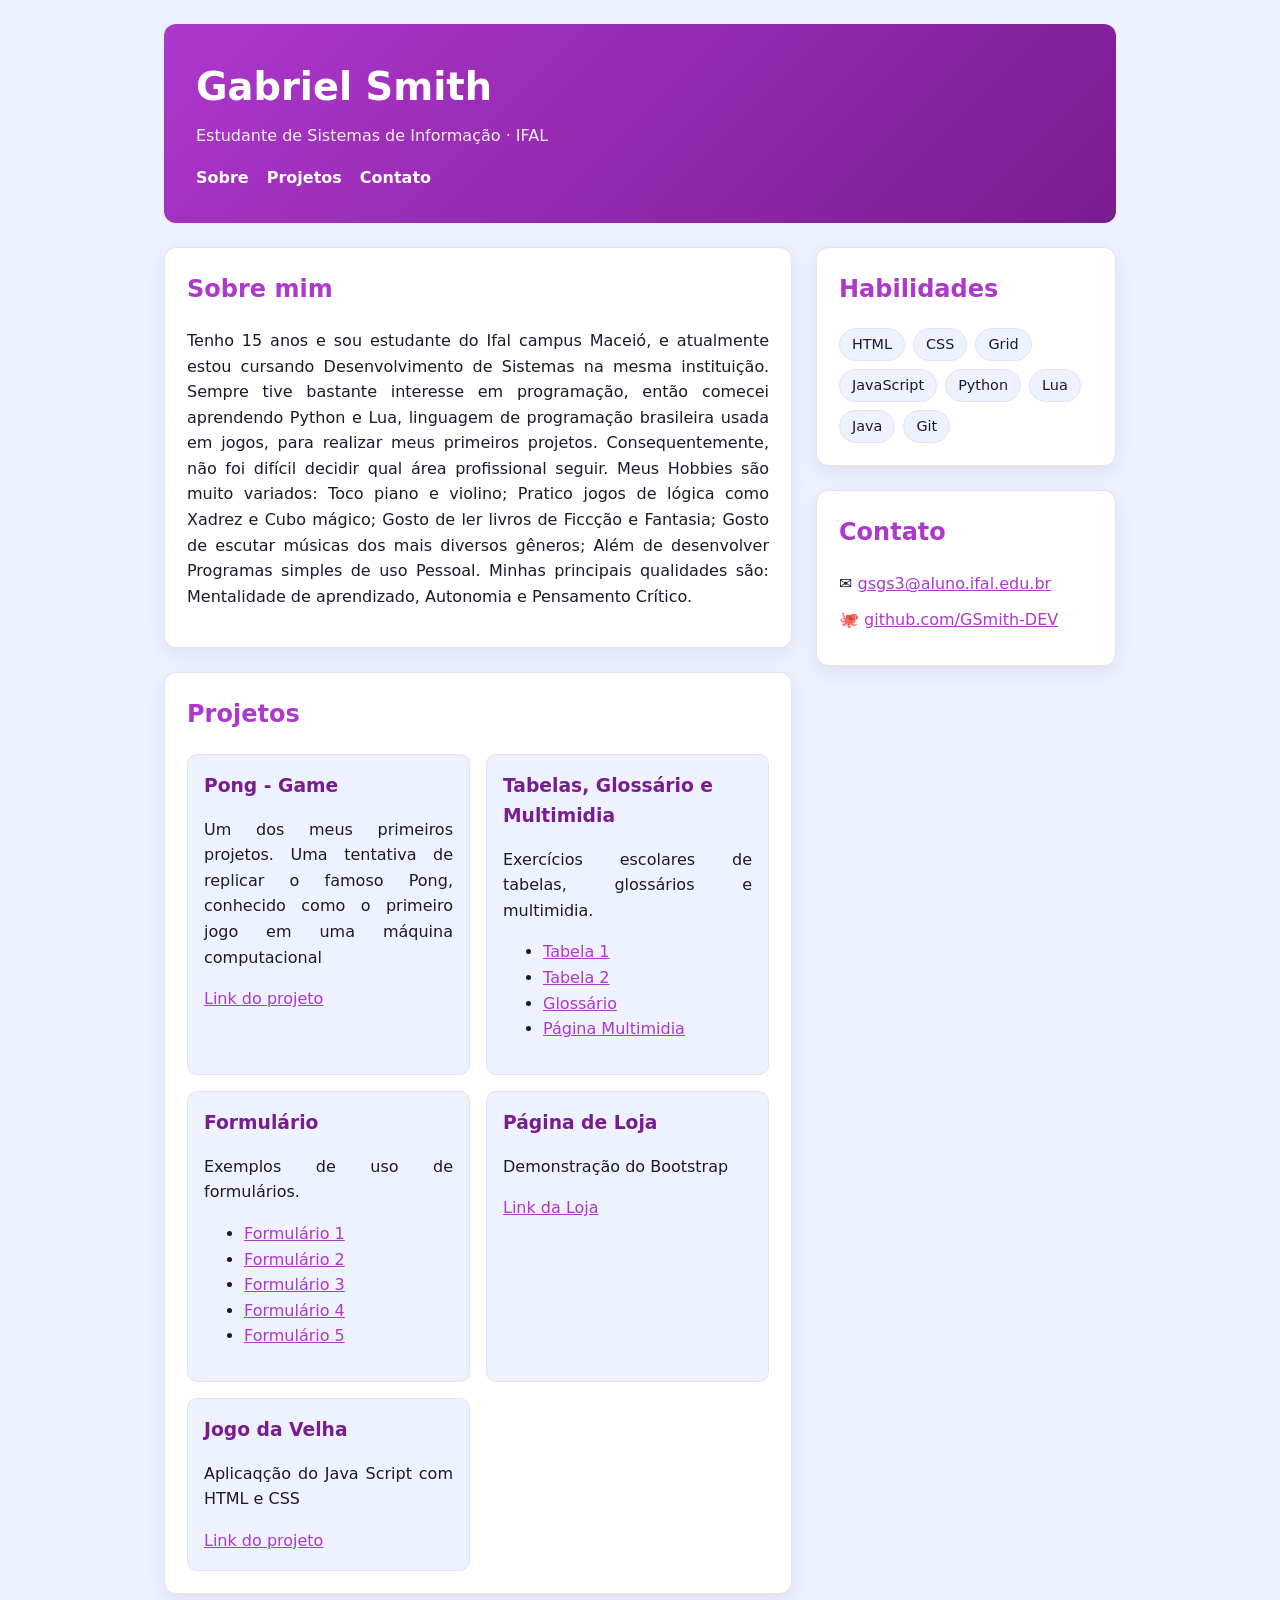
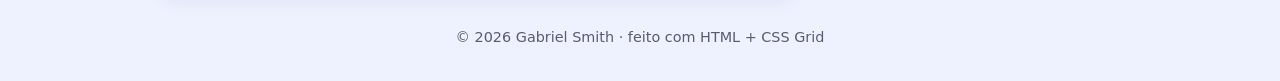
<file: index.html>
<!DOCTYPE html>
<!-- ============================================================
     TEMPLATE — Página pessoal com CSS Grid
     Programação Web / Introdução às Tecnologias Web — IFAL

     COMO USAR:
     1) Copie ESTE index.html para o seu repositório (não mude a estrutura).
     2) Escolha UM dos 3 temas de CSS (tema-1-indigo.css, tema-2-escuro.css
        ou tema-3-editorial.css) e salve-o no seu projeto como  estilo.css
        (é o nome que este HTML carrega logo abaixo).
     3) Troque os textos marcados com "TROQUE" pelo seu conteúdo.

     IMPORTANTE: o LAYOUT é feito com CSS Grid e é o mesmo nos 3 temas.
     Você escolhe a APARÊNCIA (fonte, cores, bordas), não o layout.
     ============================================================ -->
<html lang="pt-BR">

<head>
  <meta charset="UTF-8">
  <meta name="viewport" content="width=device-width, initial-scale=1.0">
  <title>Página Pessoal — G. Smith</title>
  <!-- Salve o tema escolhido como "estilo.css" (mesma pasta deste arquivo) -->
  <link rel="stylesheet" href="estilo.css">
</head>

<body>
  <div class="pagina">

    <!-- ====== CABEÇALHO — TROQUE pelo seu nome e sua frase ====== -->
    <header class="cabecalho">
      <h1>Gabriel Smith</h1>
      <p>Estudante de Sistemas de Informação · IFAL</p>
      <nav>
        <a href="#sobre">Sobre</a>
        <a href="#projetos">Projetos</a>
        <a href="#contato">Contato</a>
      </nav>
    </header>

    <!-- ====== CONTEÚDO PRINCIPAL ====== -->
    <main class="principal">
      <section id="sobre" class="cartao">
        <h2>Sobre mim</h2>
        <!-- TROQUE por uma breve apresentação sua -->
        <p>Tenho 15 anos e sou estudante do Ifal campus Maceió, 
             e atualmente estou cursando Desenvolvimento de 
             Sistemas na mesma instituição. Sempre tive bastante 
             interesse em programação, então comecei aprendendo 
             Python e Lua, linguagem de programação brasileira 
             usada em jogos, para realizar meus primeiros projetos. 
             Consequentemente, não foi difícil decidir qual área 
             profissional seguir. Meus Hobbies são muito variados: 
             Toco piano e violino; Pratico jogos de lógica como 
             Xadrez e Cubo mágico; Gosto de ler livros de Ficcção 
             e Fantasia; Gosto de escutar músicas dos mais diversos 
             gêneros; Além de desenvolver Programas simples de uso 
             Pessoal. Minhas principais qualidades são: Mentalidade 
             de aprendizado, Autonomia e Pensamento Crítico.</p>
      </section>

      <section id="projetos" class="cartao">
        <h2>Projetos</h2>
        <!-- Galeria com Grid: cada .projeto é um card; adicione/remova à vontade -->
        <div class="projetos">
          <article class="projeto">
            <h3>Pong - Game</h3>
            <p>Um dos meus primeiros projetos. Uma tentativa de replicar o famoso Pong, conhecido como o primeiro jogo em uma máquina computacional</p>
          <a href = "https://gsmith-dev.github.io/Pong-Game/">Link do projeto</a>
          </article>
          <article class="projeto">
            <h3>Tabelas, Glossário e Multimidia</h3>
            <p>Exercícios escolares de tabelas, glossários e multimidia.</p>
          <ul>
               <li><a href = "cap04/atv01.html">Tabela 1</a></li>
               <li><a href = "cap04/atv02.html">Tabela 2</a></li>
               <li><a href = "cap04/atv03.html">Glossário</a></li>
               <li><a href = "cap04/atv04.html">Página Multimidia</a></li>
          </ul>
          </article>
          <article class="projeto">
            <h3>Formulário</h3>
            <p>Exemplos de uso de formulários.</p>
          <ul>
               <li><a href = "cap05/atv01.html">Formulário 1</a></li>
               <li><a href = "cap05/atv02.html">Formulário 2</a></li>
               <li><a href = "cap05/atv03.html">Formulário 3</a></li>
               <li><a href = "cap05/atv04.html">Formulário 4</a></li>
               <li><a href = "cap05/atv05.html">Formulário 5</a></li>
          </ul>
          </article>
          <article class="projeto">
               <h3>Página de Loja</h3>
               <p>Demonstração do Bootstrap</p>
               <a href = "https://muriloifal.github.io/Murilo1IFAL.github.io/loja/loja.html?">Link da Loja</a>
          </article>
          <article class="projeto">
               <h3>Jogo da Velha</h3>
               <p>Aplicaqção do Java Script com HTML e CSS</p>
               <a href="jogo-da-velha/index.html">Link do projeto</a>
          </article>
        </div>
      </section>
    </main>

    <!-- ====== BARRA LATERAL ====== -->
    <aside class="lateral">
      <section class="cartao">
        <h2>Habilidades</h2>
        <!-- TROQUE pelas suas habilidades -->
        <ul class="habilidades">
          <li>HTML</li>
          <li>CSS</li>
          <li>Grid</li>
          <li>JavaScript</li>
          <li>Python</li>
          <li>Lua</li>
          <li>Java</li>
          <li>Git</li>
        </ul>
      </section>

      <section id="contato" class="cartao">
        <h2>Contato</h2>
        <!-- TROQUE pelos seus links -->
        <ul class="contato">
          <li>✉️ <a href="mailto:gsgs3@aluno.ifal.edu.br">gsgs3@aluno.ifal.edu.br</a></li>
          <li>🐙 <a href="https://github.com/GSmith-DEV">github.com/GSmith-DEV</a></li>
        </ul>
      </section>
    </aside>

    <!-- ====== RODAPÉ — TROQUE o nome ====== -->
    <footer class="rodape">© 2026 Gabriel Smith · feito com HTML + CSS Grid</footer>

  </div>
</body>

</html>
</file>
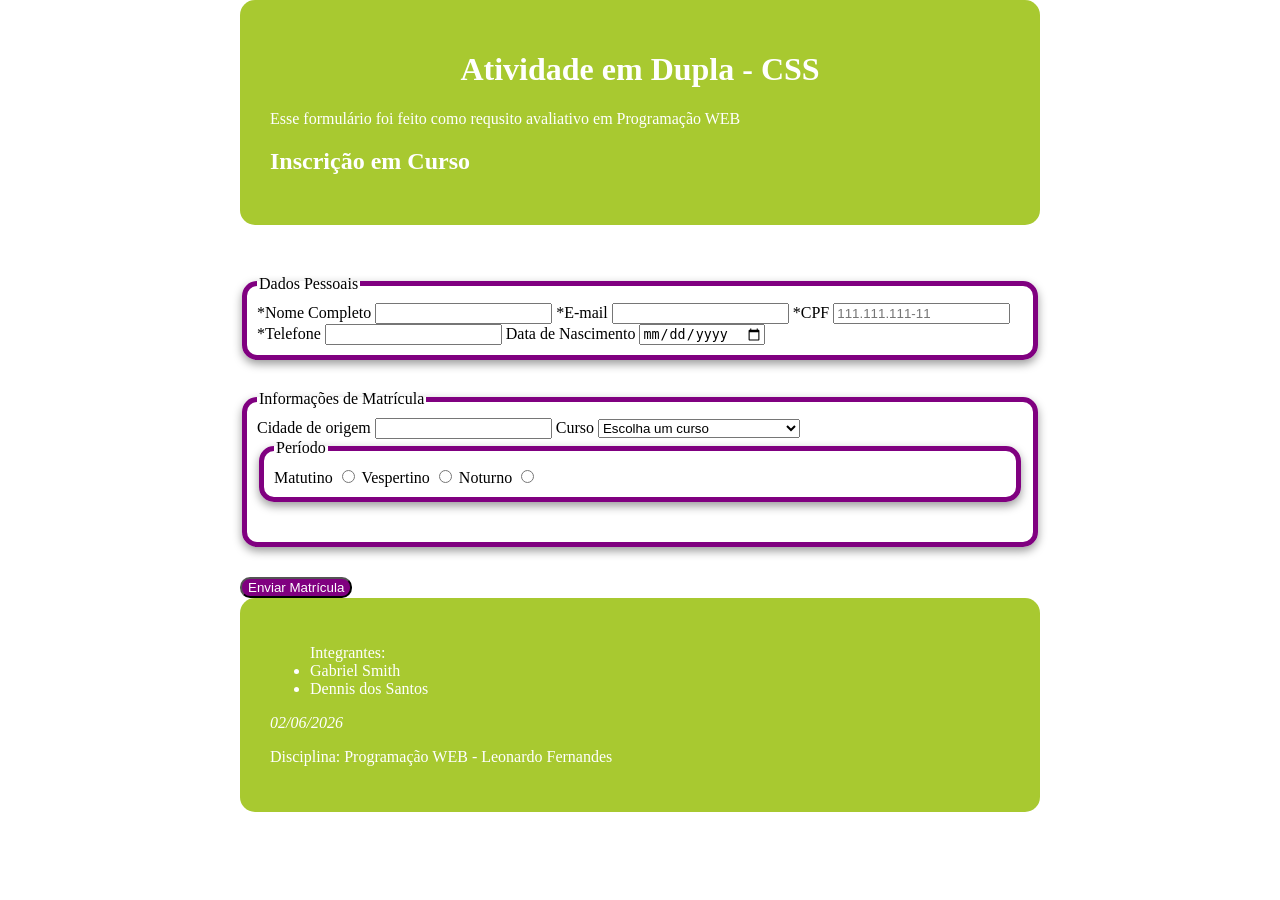
<file: atvcss-sala/index.html>
<!DOCTYPE html>
<html lang="pt-br">
    <head>
        <link rel="stylesheet" href="style.css">
        <meta charset="UTF-8">
        <title>ATividade Prática CSS . Cap-1 Atv-1</title>
    </head>
    <body>
        <header>
            <h1>Atividade em Dupla - CSS</h1>
            <p>Esse formulário foi feito como requsito avaliativo em Programação WEB</p>
            <h2>Inscrição em Curso</h2>
        </header>
        <main class="principal">
            <form method="post" action="https://httpbin.org/post">
                <fieldset>
                    <legend>Dados Pessoais</legend>

                    <label for="nome">*Nome Completo</label>
                    <input type="text" id="nome" name="nome" required>

                    <label for="email">*E-mail</label>
                    <input type="email" id="email" name="email" required>

                    <label for="cpf">*CPF</label>
                    <input type="text" id="cpf" name="cpf" required pattern="\d{3}\.\d{3}\.\d{3}\-\d{2}\" placeholder="111.111.111-11">

                    <label for="telefone">*Telefone</label>
                    <input type="tel" id="telefone" name="telefone" required>

                    <label for="data_nascimento">Data de Nascimento</label>
                    <input type="date" id="data_nascimento" name="data_nascimento" required>
                </fieldset>

                <fieldset>
                    <legend>Informações de Matrícula</legend>

                    <label for="cidade">Cidade de origem</label>
                    <input type="text" id="cidade" name="cidade" list="cidades"/>
                    <datalist id="cidades">
                        <option value="Maceió">
                        <option value="Arapiraca">
                        <option value="Palmeira dos Índios">
                        <option value="Rio Largo">
                        <option value="Penedo">
                        <option value="União dos Palmares">
                        <option value="Delmiro Gouveia">
                        <option value="Marechal Deodoro">
                    </datalist>

                    <label for="curso">Curso</label>
                    <select required id="curso" name="curso">
                        <option value="">Escolha um curso</option>
                        <option value="dev_sistemas">Desenvolvimento de Sistemas</option>
                        <option value="edificacoes">Edificações</option>
                        <option value="estradas">Estradas</option>
                        <option value="mecanica">Mecânica</option>
                        <option value="quimica">Química</option>
                        <option value="eletrotecnica">Eletrotécnica</option>
                        <option value="eletronica">Eletrônica</option>
                    </select>

                    <fieldset>
                        <legend>Período</legend>

                        <label for="manha">Matutino</label>
                        <input type="radio" id="manha" name="periodo" required>

                        <label for="tarde">Vespertino</label>
                        <input type="radio" id="tarde" name="periodo">

                        <label for="noite">Noturno</label>
                        <input type="radio" id="noite" name="periodo">
                    </fieldset>
                </fieldset>
                <button type="submit">Enviar Matrícula</button>
            </form>
        </main>
        <footer>
            <ul>Integrantes:
                <li>Gabriel Smith</li>
                <li>Dennis dos Santos</li>
            </ul>
            <p><i>02/06/2026</i></p>
            <p>Disciplina: Programação WEB - Leonardo Fernandes</p>
        </footer>
    </body>
</html>
</file>
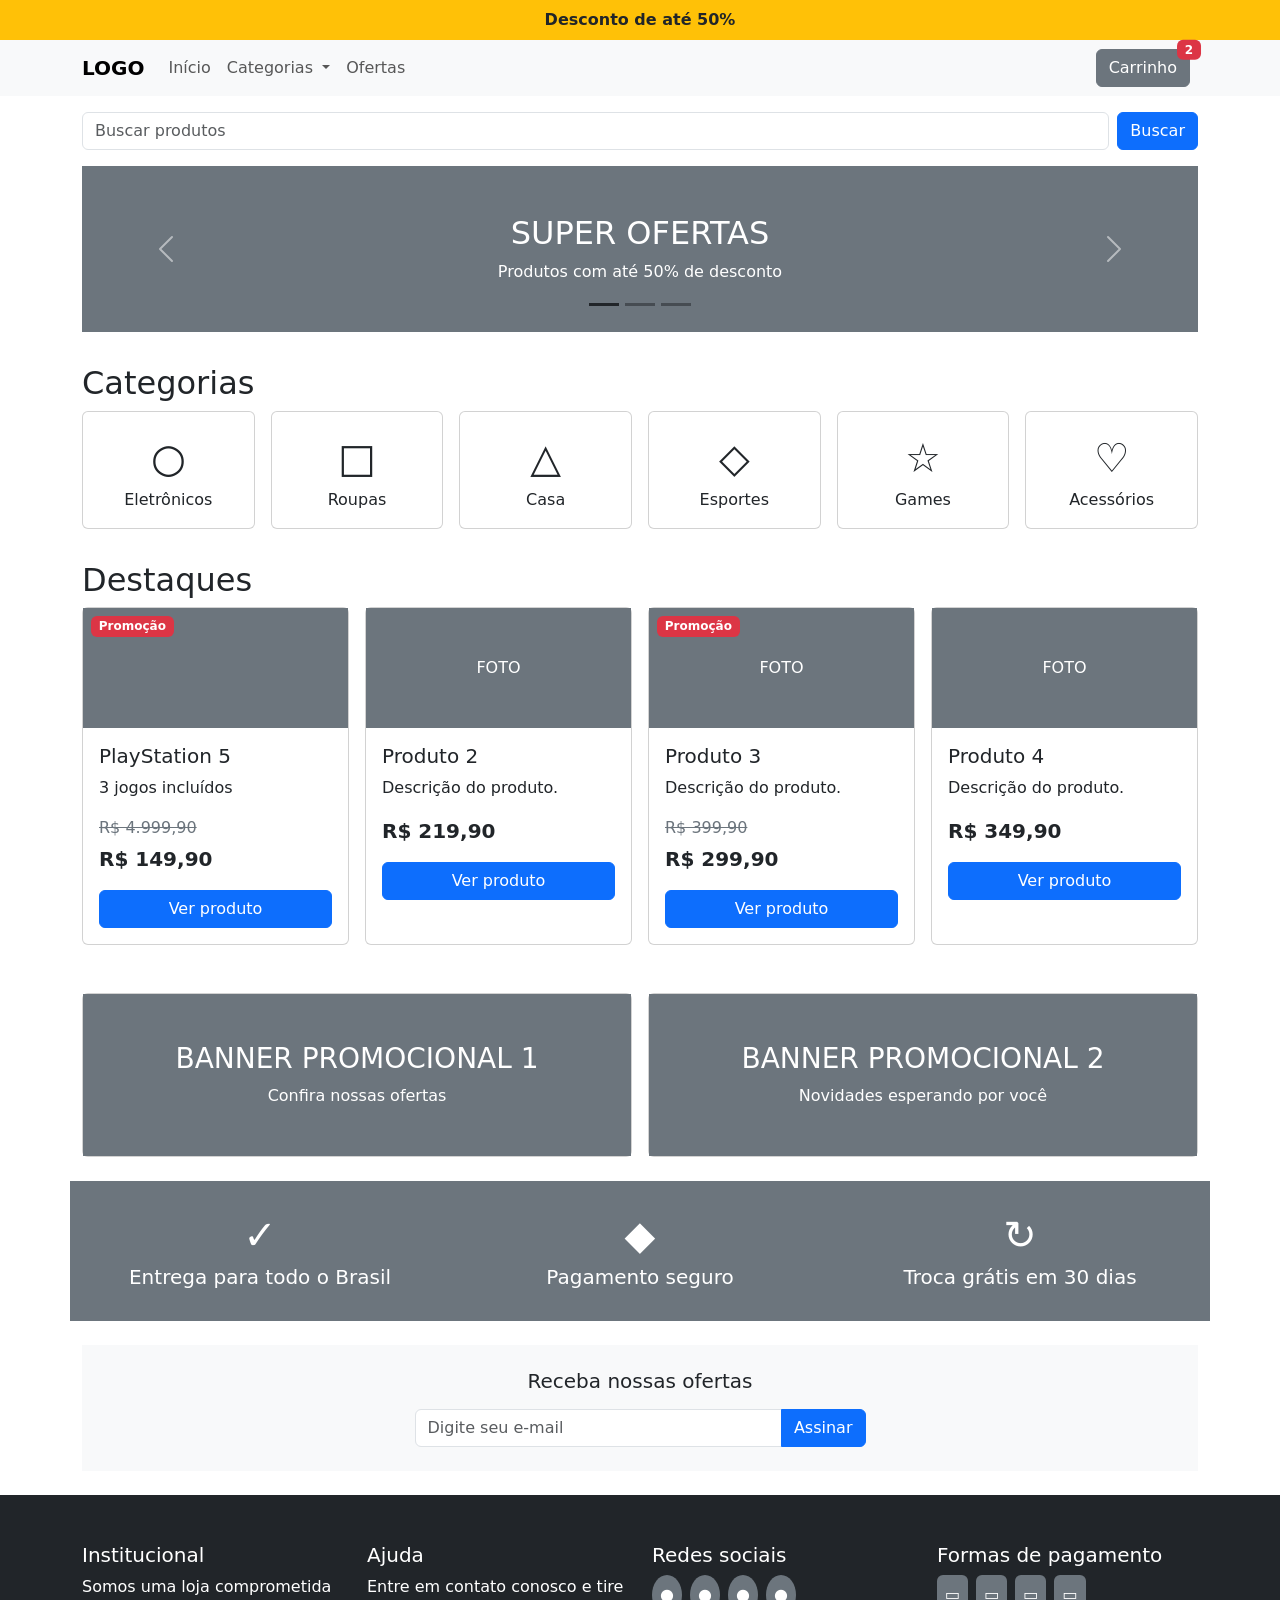
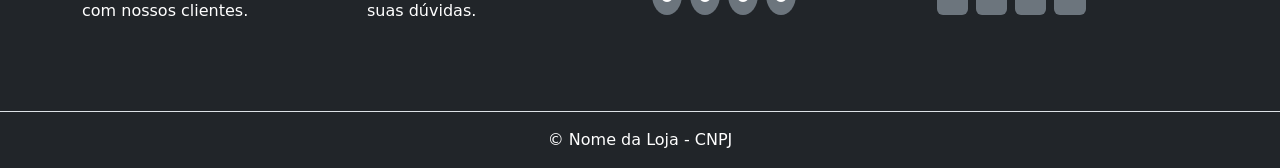
<file: cap08/index.html>
<!doctype html>
<html lang="pt-BR">
<head>
    <meta charset="utf-8">
    <meta name="viewport" content="width=device-width, initial-scale=1">
    <title>Minha Loja</title>

    <link href="https://cdn.jsdelivr.net/npm/bootstrap@5.3.8/dist/css/bootstrap.min.css"
        rel="stylesheet">
</head>

<body>

    <div class="w-100 py-2 text-center bg-warning">
        <strong>Desconto de até 50%</strong>
    </div>

    <nav class="navbar navbar-expand-lg bg-light">
        <div class="container">
            <a class="navbar-brand fw-bold" href="#">LOGO</a>

            <div class="collapse navbar-collapse" id="navbarNav">
                <ul class="navbar-nav">
                    <li class="nav-item">
                        <a class="nav-link" href="#">Início</a>
                    </li>

                    <li class="nav-item dropdown">
                        <a class="nav-link dropdown-toggle" href="#" role="button"
                            data-bs-toggle="dropdown">
                            Categorias
                        </a>
                        <ul class="dropdown-menu">
                            <li><a class="dropdown-item" href="#">Eletrônicos</a></li>
                            <li><a class="dropdown-item" href="#">Roupas</a></li>
                            <li><a class="dropdown-item" href="#">Casa</a></li>
                            <li><a class="dropdown-item" href="#">Esportes</a></li>
                        </ul>
                    </li>

                    <li class="nav-item">
                        <a class="nav-link" href="#">Ofertas</a>
                    </li>
                </ul>
            </div>

            <button class="btn btn-secondary position-relative me-2">
                Carrinho
                <span class="badge text-bg-danger position-absolute top-0 start-100 translate-middle">
                    2
                </span>
            </button>

            <button class="navbar-toggler" type="button"
                data-bs-toggle="collapse"
                data-bs-target="#navbarNav"
                aria-controls="navbarNav"
                aria-expanded="false"
                aria-label="Abrir menu">
                <span class="navbar-toggler-icon"></span>
            </button>
        </div>
    </nav>

    <div class="container py-3">
        <form class="d-flex" role="search">
            <input class="form-control me-2" type="search" placeholder="Buscar produtos">
            <button class="btn btn-primary" type="submit">Buscar</button>
        </form>
    </div>

    <main class="container">

        <div id="myCarousel" class="carousel slide mb-4">

            <div class="carousel-indicators">
                <button type="button" data-bs-target="#myCarousel"
                    data-bs-slide-to="0" class="active bg-dark"></button>
                <button type="button" data-bs-target="#myCarousel"
                    data-bs-slide-to="1" class="bg-dark"></button>
                <button type="button" data-bs-target="#myCarousel"
                    data-bs-slide-to="2" class="bg-dark"></button>
            </div>

            <div class="carousel-inner">

                <div class="carousel-item active">
                    <div class="bg-secondary text-white text-center py-5">
                        <h2>SUPER OFERTAS</h2>
                        <p class="mb-0">Produtos com até 50% de desconto</p>
                    </div>
                </div>

                <div class="carousel-item">
                    <div class="bg-secondary text-white text-center py-5">
                        <h2>NOVIDADES</h2>
                        <p class="mb-0">Confira os produtos mais recentes</p>
                    </div>
                </div>

                <div class="carousel-item">
                    <div class="bg-secondary text-white text-center py-5">
                        <h2>FRETE ESPECIAL</h2>
                        <p class="mb-0">Condições especiais para suas compras</p>
                    </div>
                </div>

            </div>

            <button class="carousel-control-prev" type="button"
                data-bs-target="#myCarousel" data-bs-slide="prev">
                <span class="carousel-control-prev-icon rounded"></span>
            </button>

            <button class="carousel-control-next" type="button"
                data-bs-target="#myCarousel" data-bs-slide="next">
                <span class="carousel-control-next-icon rounded"></span>
            </button>
        </div>

        <section class="py-2">
            <h2>Categorias</h2>

            <div class="row g-3">

                <div class="col-4 col-lg-2">
                    <div class="card h-100">
                        <div class="card-body text-center">
                            <div class="fs-1">○</div>
                            <p class="mb-0">Eletrônicos</p>
                        </div>
                    </div>
                </div>

                <div class="col-4 col-lg-2">
                    <div class="card h-100">
                        <div class="card-body text-center">
                            <div class="fs-1">□</div>
                            <p class="mb-0">Roupas</p>
                        </div>
                    </div>
                </div>

                <div class="col-4 col-lg-2">
                    <div class="card h-100">
                        <div class="card-body text-center">
                            <div class="fs-1">△</div>
                            <p class="mb-0">Casa</p>
                        </div>
                    </div>
                </div>

                <div class="col-4 col-lg-2">
                    <div class="card h-100">
                        <div class="card-body text-center">
                            <div class="fs-1">◇</div>
                            <p class="mb-0">Esportes</p>
                        </div>
                    </div>
                </div>

                <div class="col-4 col-lg-2">
                    <div class="card h-100">
                        <div class="card-body text-center">
                            <div class="fs-1">☆</div>
                            <p class="mb-0">Games</p>
                        </div>
                    </div>
                </div>

                <div class="col-4 col-lg-2">
                    <div class="card h-100">
                        <div class="card-body text-center">
                            <div class="fs-1">♡</div>
                            <p class="mb-0">Acessórios</p>
                        </div>
                    </div>
                </div>

            </div>
        </section>

        <section class="py-4">
            <h2>Destaques</h2>

            <div class="row g-3">

                <div class="col-12 col-md-6 col-lg-3">
                    <div class="card h-100 position-relative">
                        <span class="badge text-bg-danger position-absolute m-2">Promoção</span>

                        <div class="bg-secondary text-white text-center py-5">
                            <img class="img-fluid" href="https://encrypted-tbn0.gstatic.com/images?q=tbn:ANd9GcQRUEUtFYUm0NH6ga1KpZcxOICJBrLo_ZwiU60vhxpCKTmxl85szIqDJ1Q&s=10">
                        </div>

                        <div class="card-body">
                            <h5 class="card-title">PlayStation 5</h5>
                            <p class="card-text">3 jogos incluídos</p>
                            <p class="mb-1 text-decoration-line-through text-secondary">
                                R$ 4.999,90
                            </p>
                            <p class="fw-bold fs-5 mb-3">R$ 149,90</p>

                            <button class="btn btn-primary w-100"
                                data-bs-toggle="modal"
                                data-bs-target="#produto1">
                                Ver produto
                            </button>
                        </div>
                    </div>
                </div>

                <div class="col-12 col-md-6 col-lg-3">
                    <div class="card h-100 position-relative">

                        <div class="bg-secondary text-white text-center py-5">
                            FOTO
                        </div>

                        <div class="card-body">
                            <h5 class="card-title">Produto 2</h5>
                            <p class="card-text">Descrição do produto.</p>
                            <p class="fw-bold fs-5 mb-3">R$ 219,90</p>

                            <button class="btn btn-primary w-100"
                                data-bs-toggle="modal"
                                data-bs-target="#produto2">
                                Ver produto
                            </button>
                        </div>
                    </div>
                </div>

                <div class="col-12 col-md-6 col-lg-3">
                    <div class="card h-100 position-relative">
                        <span class="badge text-bg-danger position-absolute m-2">Promoção</span>

                        <div class="bg-secondary text-white text-center py-5">
                            FOTO
                        </div>

                        <div class="card-body">
                            <h5 class="card-title">Produto 3</h5>
                            <p class="card-text">Descrição do produto.</p>
                            <p class="mb-1 text-decoration-line-through text-secondary">
                                R$ 399,90
                            </p>
                            <p class="fw-bold fs-5 mb-3">R$ 299,90</p>

                            <button class="btn btn-primary w-100"
                                data-bs-toggle="modal"
                                data-bs-target="#produto3">
                                Ver produto
                            </button>
                        </div>
                    </div>
                </div>

                <div class="col-12 col-md-6 col-lg-3">
                    <div class="card h-100 position-relative">

                        <div class="bg-secondary text-white text-center py-5">
                            FOTO
                        </div>

                        <div class="card-body">
                            <h5 class="card-title">Produto 4</h5>
                            <p class="card-text">Descrição do produto.</p>
                            <p class="fw-bold fs-5 mb-3">R$ 349,90</p>

                            <button class="btn btn-primary w-100"
                                data-bs-toggle="modal"
                                data-bs-target="#produto4">
                                Ver produto
                            </button>
                        </div>
                    </div>
                </div>

            </div>
        </section>

        <section class="row g-3 mt-2">

            <div class="col-12 col-md-6">
                <div class="card h-100">
                    <div class="card-body text-center bg-secondary text-white py-5">
                        <h3>BANNER PROMOCIONAL 1</h3>
                        <p class="mb-0">Confira nossas ofertas</p>
                    </div>
                </div>
            </div>

            <div class="col-12 col-md-6">
                <div class="card h-100">
                    <div class="card-body text-center bg-secondary text-white py-5">
                        <h3>BANNER PROMOCIONAL 2</h3>
                        <p class="mb-0">Novidades esperando por você</p>
                    </div>
                </div>
            </div>

        </section>

        <section class="row text-center bg-secondary text-white mt-4">

            <div class="col-12 col-md-4 py-4">
                <div class="fs-1">✓</div>
                <h5>Entrega para todo o Brasil</h5>
            </div>

            <div class="col-12 col-md-4 py-4">
                <div class="fs-1">◆</div>
                <h5>Pagamento seguro</h5>
            </div>

            <div class="col-12 col-md-4 py-4">
                <div class="fs-1">↻</div>
                <h5>Troca grátis em 30 dias</h5>
            </div>

        </section>

        <section class="bg-light py-4 mt-4">
            <h5 class="text-center">Receba nossas ofertas</h5>

            <div class="row justify-content-center mt-3">
                <div class="col-12 col-md-5">
                    <div class="input-group">
                        <input type="email" class="form-control"
                            placeholder="Digite seu e-mail">
                        <button class="btn btn-primary" type="button">
                            Assinar
                        </button>
                    </div>
                </div>
            </div>
        </section>

    </main>


    <div class="modal fade" id="produto1" tabindex="-1" aria-hidden="true">
        <div class="modal-dialog">
            <div class="modal-content">
                <div class="modal-header">
                    <h5 class="modal-title">Produto 1</h5>
                    <button type="button" class="btn-close" data-bs-dismiss="modal"></button>
                </div>
                <div class="modal-body">
                    <p>Detalhes do Produto 1.</p>
                    <p class="fw-bold">R$ 149,90</p>
                </div>
                <div class="modal-footer">
                    <button class="btn btn-secondary" data-bs-dismiss="modal">Fechar</button>
                    <button class="btn btn-primary">Adicionar ao carrinho</button>
                </div>
            </div>
        </div>
    </div>

    <div class="modal fade" id="produto2" tabindex="-1" aria-hidden="true">
        <div class="modal-dialog">
            <div class="modal-content">
                <div class="modal-header">
                    <h5 class="modal-title">Produto 2</h5>
                    <button type="button" class="btn-close" data-bs-dismiss="modal"></button>
                </div>
                <div class="modal-body">
                    <p>Detalhes do Produto 2.</p>
                    <p class="fw-bold">R$ 219,90</p>
                </div>
                <div class="modal-footer">
                    <button class="btn btn-secondary" data-bs-dismiss="modal">Fechar</button>
                    <button class="btn btn-primary">Adicionar ao carrinho</button>
                </div>
            </div>
        </div>
    </div>

    <div class="modal fade" id="produto3" tabindex="-1" aria-hidden="true">
        <div class="modal-dialog">
            <div class="modal-content">
                <div class="modal-header">
                    <h5 class="modal-title">Produto 3</h5>
                    <button type="button" class="btn-close" data-bs-dismiss="modal"></button>
                </div>
                <div class="modal-body">
                    <p>Detalhes do Produto 3.</p>
                    <p class="fw-bold">R$ 299,90</p>
                </div>
                <div class="modal-footer">
                    <button class="btn btn-secondary" data-bs-dismiss="modal">Fechar</button>
                    <button class="btn btn-primary">Adicionar ao carrinho</button>
                </div>
            </div>
        </div>
    </div>

    <div class="modal fade" id="produto4" tabindex="-1" aria-hidden="true">
        <div class="modal-dialog">
            <div class="modal-content">
                <div class="modal-header">
                    <h5 class="modal-title">Produto 4</h5>
                    <button type="button" class="btn-close" data-bs-dismiss="modal"></button>
                </div>
                <div class="modal-body">
                    <p>Detalhes do Produto 4.</p>
                    <p class="fw-bold">R$ 349,90</p>
                </div>
                <div class="modal-footer">
                    <button class="btn btn-secondary" data-bs-dismiss="modal">Fechar</button>
                    <button class="btn btn-primary">Adicionar ao carrinho</button>
                </div>
            </div>
        </div>
    </div>

    <footer class="bg-dark text-white mt-4">

        <div class="container py-5">
            <div class="row">

                <div class="col-12 col-md-3 mb-4">
                    <h5>Institucional</h5>
                    <p>Somos uma loja comprometida com nossos clientes.</p>
                </div>

                <div class="col-12 col-md-3 mb-4">
                    <h5>Ajuda</h5>
                    <p>Entre em contato conosco e tire suas dúvidas.</p>
                </div>

                <div class="col-12 col-md-3 mb-4">
                    <h5>Redes sociais</h5>
                    <div class="d-flex gap-2">
                        <span class="rounded-circle bg-secondary p-2">●</span>
                        <span class="rounded-circle bg-secondary p-2">●</span>
                        <span class="rounded-circle bg-secondary p-2">●</span>
                        <span class="rounded-circle bg-secondary p-2">●</span>
                    </div>
                </div>

                <div class="col-12 col-md-3 mb-4">
                    <h5>Formas de pagamento</h5>
                    <div class="d-flex gap-2">
                        <span class="bg-secondary rounded p-2">▭</span>
                        <span class="bg-secondary rounded p-2">▭</span>
                        <span class="bg-secondary rounded p-2">▭</span>
                        <span class="bg-secondary rounded p-2">▭</span>
                    </div>
                </div>

            </div>
        </div>

        <div class="border-top">
            <div class="container py-3 text-center">
                © Nome da Loja - CNPJ
            </div>
        </div>

    </footer>

    <script src="https://cdn.jsdelivr.net/npm/bootstrap@5.3.8/dist/js/bootstrap.bundle.min.js"></script>

</body>
</html>
</file>
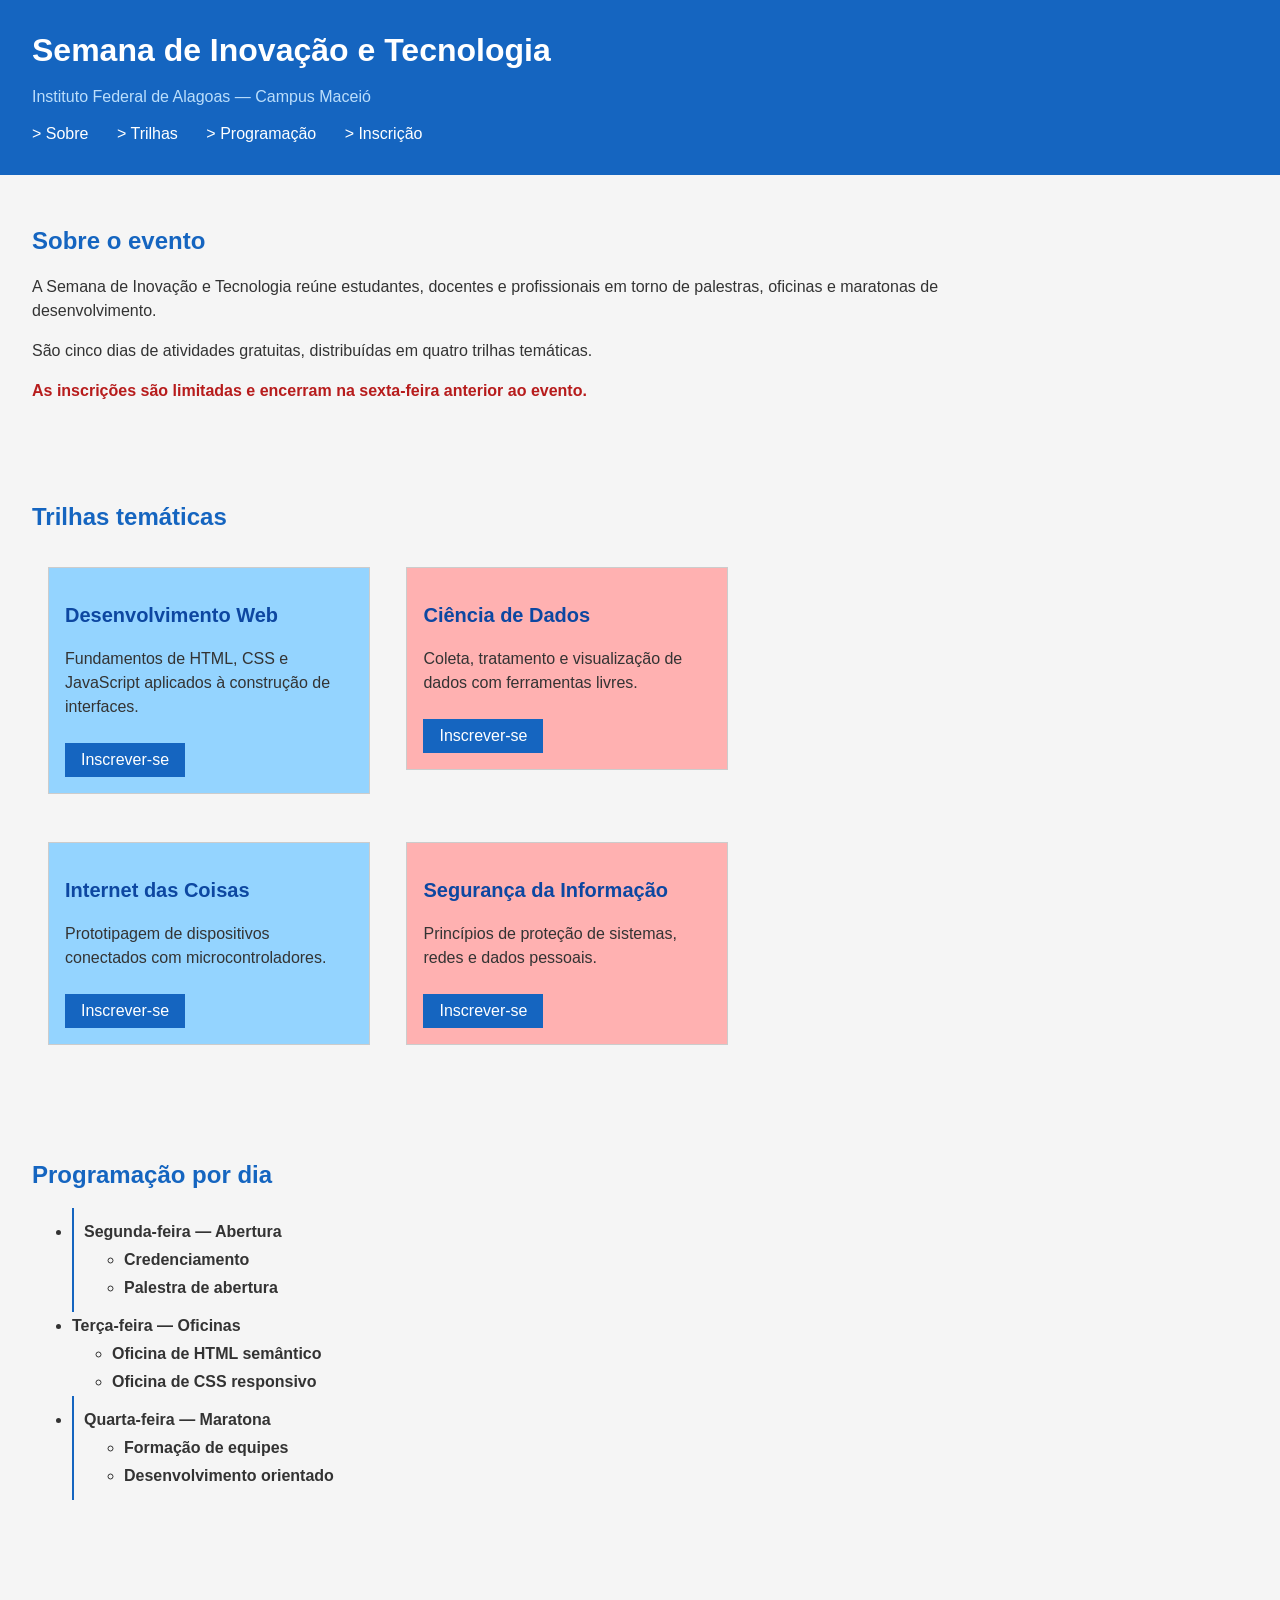
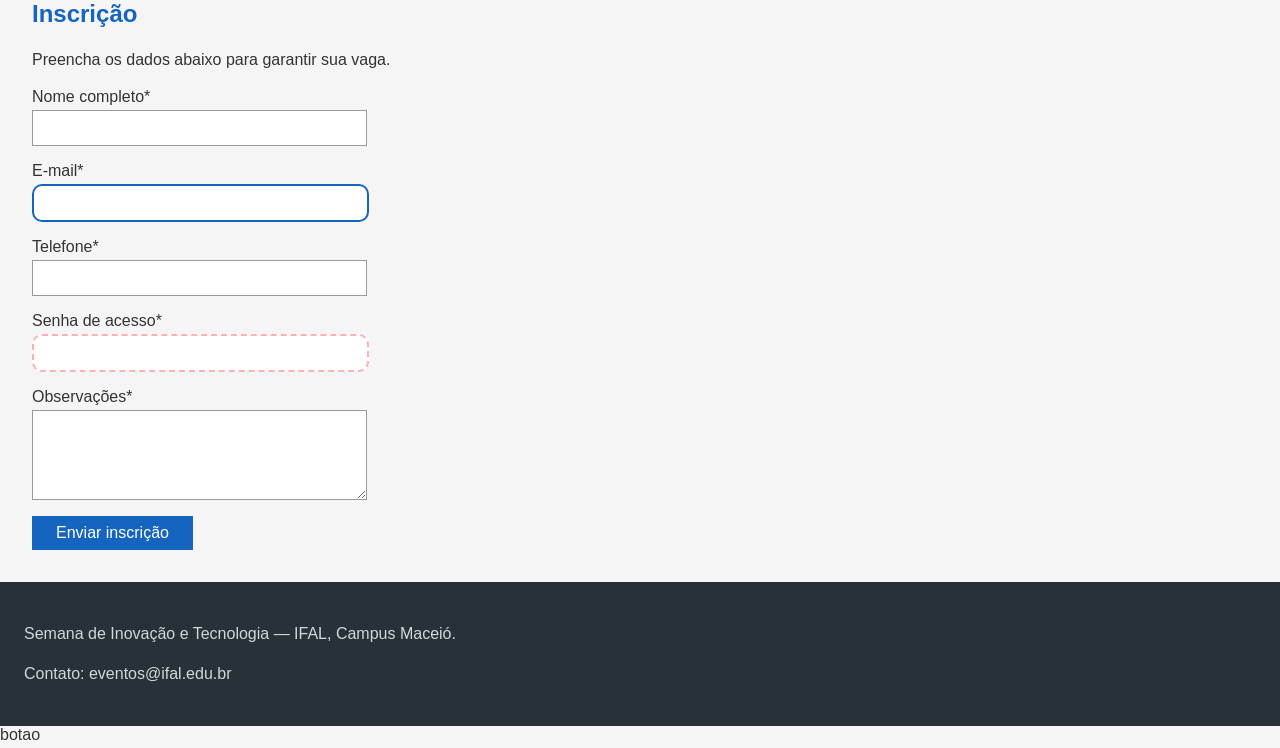
<file: cap7/index.html>
<!DOCTYPE html>
<html lang="pt-BR">
<head>
  <meta charset="UTF-8">
  <meta name="viewport" content="width=device-width, initial-scale=1.0">
  <title>Semana de Inovação e Tecnologia — IFAL</title>
  <!--
    ATENÇÃO: este arquivo HTML NÃO deve ser modificado.
    Toda a atividade é resolvida exclusivamente no arquivo atv01.css.
  -->
  <link rel="stylesheet" href="atv01.css">
</head>
<body>

  <header class="cabecalho">
    <h1>Semana de Inovação e Tecnologia</h1>
    <p class="subtitulo">Instituto Federal de Alagoas — Campus Maceió</p>
    <nav class="menu">
      <ul>
        <li><a href="#sobre">Sobre</a></li>
        <li><a href="#trilhas">Trilhas</a></li>
        <li><a href="#programacao">Programação</a></li>
        <li><a href="#inscricao">Inscrição</a></li>
      </ul>
    </nav>
  </header>

  <main>

    <section id="sobre" class="secao">
      <h2>Sobre o evento</h2>
      <p>A Semana de Inovação e Tecnologia reúne estudantes, docentes e profissionais em torno de palestras, oficinas e maratonas de desenvolvimento.</p>
      <p>São cinco dias de atividades gratuitas, distribuídas em quatro trilhas temáticas.</p>
      <p class="destaque">As inscrições são limitadas e encerram na sexta-feira anterior ao evento.</p>
    </section>

    <section id="trilhas" class="secao">
      <h2>Trilhas temáticas</h2>
      <div class="grade">
        <article class="cartao">
          <h3>Desenvolvimento Web</h3>
          <p>Fundamentos de HTML, CSS e JavaScript aplicados à construção de interfaces.</p>
          <a href="#inscricao" class="botao">Inscrever-se</a>
        </article>
        <article class="cartao">
          <h3>Ciência de Dados</h3>
          <p>Coleta, tratamento e visualização de dados com ferramentas livres.</p>
          <a href="#inscricao" class="botao">Inscrever-se</a>
        </article>
        <article class="cartao">
          <h3>Internet das Coisas</h3>
          <p>Prototipagem de dispositivos conectados com microcontroladores.</p>
          <a href="#inscricao" class="botao">Inscrever-se</a>
        </article>
        <article class="cartao">
          <h3>Segurança da Informação</h3>
          <p>Princípios de proteção de sistemas, redes e dados pessoais.</p>
          <a href="#inscricao" class="botao">Inscrever-se</a>
        </article>
      </div>
    </section>

    <section id="programacao" class="secao">
      <h2>Programação por dia</h2>
      <ul class="lista-dias">
        <li>Segunda-feira — Abertura
          <ul>
            <li>Credenciamento</li>
            <li>Palestra de abertura</li>
          </ul>
        </li>
        <li>Terça-feira — Oficinas
          <ul>
            <li>Oficina de HTML semântico</li>
            <li>Oficina de CSS responsivo</li>
          </ul>
        </li>
        <li>Quarta-feira — Maratona
          <ul>
            <li>Formação de equipes</li>
            <li>Desenvolvimento orientado</li>
          </ul>
        </li>
      </ul>
    </section>

    <section id="inscricao" class="secao">
      <h2>Inscrição</h2>
      <p>Preencha os dados abaixo para garantir sua vaga.</p>
      <form class="formulario">
        <label for="nome">Nome completo</label>
        <input type="text" id="nome" name="nome">

        <label for="email">E-mail</label>
        <input type="email" id="email" name="email">

        <label for="telefone">Telefone</label>
        <input type="tel" id="telefone" name="telefone">

        <label for="senha">Senha de acesso</label>
        <input type="password" id="senha" name="senha">

        <label for="mensagem">Observações</label>
        <textarea id="mensagem" name="mensagem" rows="4"></textarea>

        <button type="submit">Enviar inscrição</button>
      </form>
    </section>

  </main>

  <footer class="rodape">
    <p>Semana de Inovação e Tecnologia — IFAL, Campus Maceió.</p>
    <p>Contato: eventos@ifal.edu.br</p>
  </footer>

</body>
</html>botao
</file>
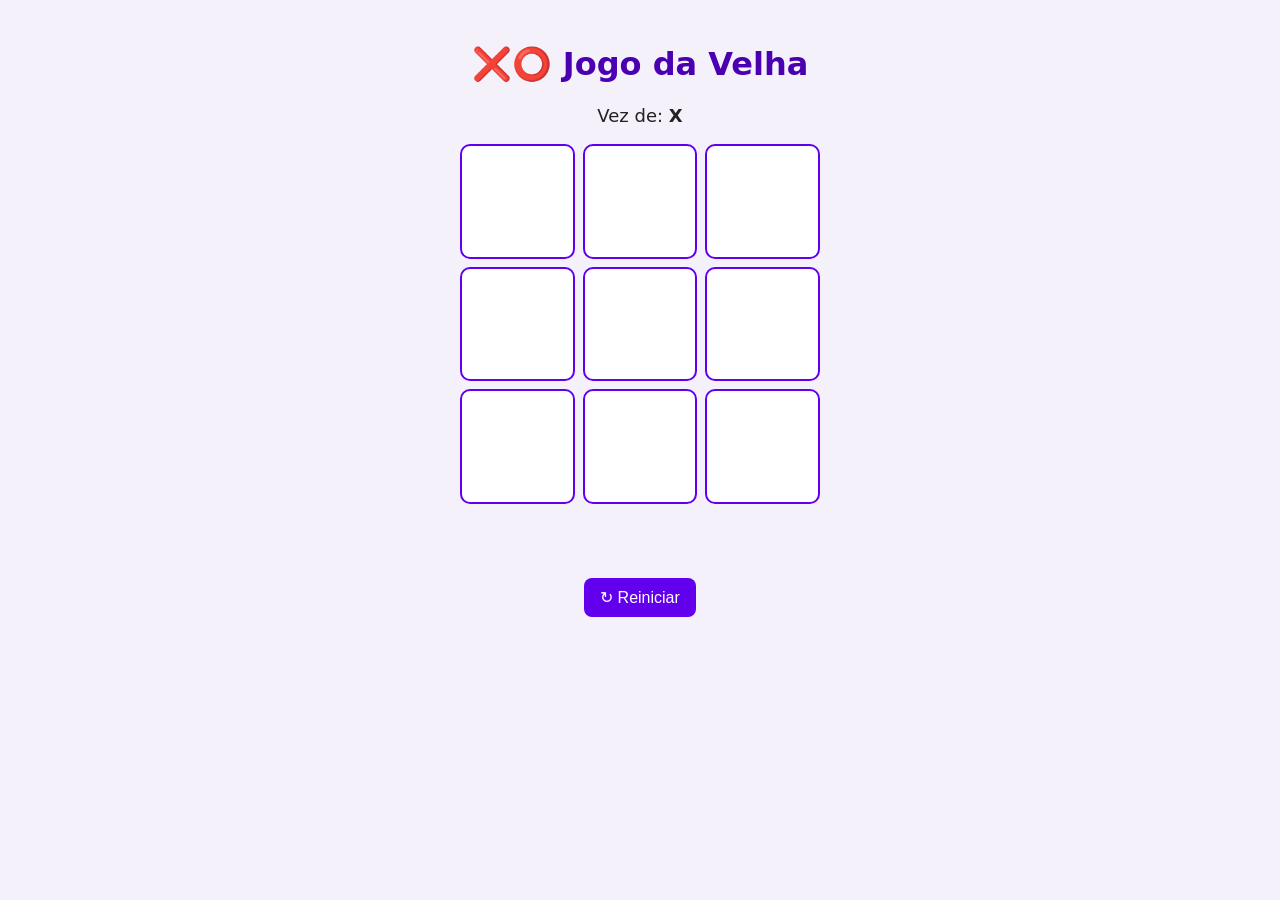
<file: jogo-da-velha/index.html>
<!doctype html>
<html lang="pt-BR">
<head>
  <meta charset="utf-8">
  <meta name="viewport" content="width=device-width, initial-scale=1">
  <title>Jogo da Velha</title>
  <link rel="stylesheet" href="css/style.css">
</head>
<body>
  <main class="jogo">
    <h1>❌⭕ Jogo da Velha</h1>
    <p class="vez">Vez de: <strong id="vez">X</strong></p>

    <!-- 9 células. NÃO precisa mexer no HTML. -->
    <div id="tabuleiro" class="tabuleiro">
      <button class="celula"></button>
      <button class="celula"></button>
      <button class="celula"></button>
      <button class="celula"></button>
      <button class="celula"></button>
      <button class="celula"></button>
      <button class="celula"></button>
      <button class="celula"></button>
      <button class="celula"></button>
    </div>

    <p id="mensagem" class="mensagem"></p>
    <button id="reiniciar" class="btn">↻ Reiniciar</button>
  </main>

  <script src="js/script.js"></script>
</body>
</html>
</file>
<file: estilo.css>
/* ============================================================
   TEMA 1 — ÍNDIGO (moderno / clean)
   Para usar: salve este arquivo como  estilo.css  no seu projeto.
   Você pode mudar CORES, FONTE e BORDAS aqui.
   NÃO mexa na seção "LAYOUT (GRID)" — é o layout pedido na atividade.
   ============================================================ */

/* ---- Cores e fonte (mude à vontade) ---- */
:root {
  --cor: #ae37cc;
  --cor-escura: #7a1c91;
  --texto: #1a1a2e;
  --suave: #5b5b6b;
  --fundo: #eef2ff;
  --superficie: #ffffff;
  --borda: #dfe3f5;
  --raio: 12px;
}

body {
  margin: 0;
  font-family: system-ui, -apple-system, "Segoe UI", sans-serif;
  color: var(--texto);
  background: var(--fundo);
  line-height: 1.6;
}

/* ============================================================
   LAYOUT (GRID) — NÃO MUDE
   ============================================================ */
* { box-sizing: border-box; }

.pagina {
  display: grid;
  grid-template-columns: 1fr 300px;
  grid-template-areas:
    "cabecalho cabecalho"
    "principal lateral"
    "rodape    rodape";
  gap: 24px;
  max-width: 1000px;
  margin: 0 auto;
  padding: 24px;
}

.cabecalho { grid-area: cabecalho; }
.principal { grid-area: principal; }
.lateral   { grid-area: lateral; }
.rodape    { grid-area: rodape; }

.projetos {
  display: grid;
  grid-template-columns: repeat(auto-fit, minmax(200px, 1fr));
  gap: 16px;
  margin-top: 14px;
}

@media (max-width: 640px) {
  .pagina {
    grid-template-columns: 1fr;
    grid-template-areas:
      "cabecalho"
      "principal"
      "lateral"
      "rodape";
  }
}
/* ===================== fim do LAYOUT ===================== */

/* ---- Aparência (mude à vontade) ---- */
.cabecalho {
  background: linear-gradient(135deg, var(--cor), var(--cor-escura));
  color: #fff;
  padding: 32px;
  border-radius: var(--raio);
}
.cabecalho h1 { margin: 0; font-size: clamp(1.6rem, 4vw, 2.4rem); }
.cabecalho p { margin: 6px 0 0; opacity: .92; }
.cabecalho nav { margin-top: 16px; display: flex; gap: 18px; flex-wrap: wrap; }
.cabecalho nav a { color: #fff; text-decoration: none; font-weight: 600; }
.cabecalho nav a:hover { text-decoration: underline; }

.principal p {
   text-align: justify;
}

.cartao {
  background: var(--superficie);
  border: 1px solid var(--borda);
  border-radius: var(--raio);
  padding: 22px;
  box-shadow: 0 6px 20px rgba(30, 30, 60, .08);
}
.cartao + .cartao { margin-top: 24px; }
h2 { color: var(--cor); margin-top: 0; }

.projeto a {color: var(--cor);}
.projeto {
  background: var(--fundo);
  border: 1px solid var(--borda);
  border-radius: 10px;
  padding: 16px;
}
.projeto h3 { margin: 0 0 6px; color: var(--cor-escura); }

.habilidades { list-style: none; padding: 0; margin: 0; display: flex; flex-wrap: wrap; gap: 8px; }
.habilidades li { background: var(--fundo); border: 1px solid var(--borda); border-radius: 999px; padding: 4px 12px; font-size: .9rem; }
.contato { list-style: none; padding: 0; margin: 0; }
.contato li { margin: 10px 0; }
.contato a { color: var(--cor); }
.rodape { text-align: center; color: var(--suave); padding: 8px; font-size: .9rem; }
</file>
<file: atvcss-sala/style.css>
body {
    max-width: 800px;
    margin: auto;
    font-family: 'Times New Roman', Times, serif;
}
h1 {
    text-align: center;
}
fieldset {
    margin-bottom: 30px;
    border: 5px solid purple;
    box-shadow: 0 4px 10px rgb(0,0,0,0.4);
    border-radius: 15px;
    padding: 10px;
}

header, footer {
    background-color: hwb(73 19% 21%);
    color: white;
    padding: 30px;
    border-radius: 15px;
    margin-bottom: 50px
}

button {
    border-radius: 10px;
    background-color: purple;
    color: white;
}

#principal {
    margin-bottom: 40px;
}
</file>
<file: cap7/atv01.css>
/* =====================================================================
   atv01.css  —  ARQUIVO DE TRABALHO DA ATIVIDADE
   ---------------------------------------------------------------------
   Este CSS é funcional, porém deliberadamente básico:
     - usa apenas seletores de tipo, de classe e de id;
     - expressa TODAS as medidas em pixels (px);
     - contém repetição de regras.
   Sua tarefa é refatorá-lo conforme o enunciado, sem alterar o HTML.
   ===================================================================== */

   /* rem é baseado no tamanho da fonte do elemento raiz, mantendo consistência em 
   toda a página. em depende do tamanho da fonte do elemento pai ou do próprio 
   elemento, escalando de forma proporcional ao contexto. % é relativo ao tamanho 
   do elemento pai, adaptando-se ao espaço disponível. Com essas características, 
   rem é ideal para tipografia, em para espaçamentos de texto e % para dimensões de 
   elementos mais responsivos. */

/* ---------- Base ---------- */
body {
  font-family: Arial, Helvetica, sans-serif;
  margin: 0px;
  color: #333333;
  background-color: #f5f5f5;
}

/* ---------- Cabeçalho ---------- */
.cabecalho {
  background-color: #1565c0;
  padding: 32px;
}

h1 {
  color: #ffffff;
  font-size: 2rem;
  margin: 0px;
}

.subtitulo {
  color: #bbdefb;
  font-size: 1rem;
}

/* ---------- Menu de navegação ---------- */
.menu ul {
  list-style: none;
  padding: 0px;
  margin: 16px 0px 0px 0px;
}

.menu li {
  display: inline-block;
  margin-right: 24px;
}

.menu a {
  color: #ffffff;
  font-size: 1rem;
  text-decoration: none;
}

.menu a:hover {
  color: #ff9999;
  text-decoration: underline;
}

.menu a::before {
  content: "> ";
}

/* ---------- Seções ---------- */
.secao {
  padding: 32px;
  max-width: 60rem;
}

h2 {
  color: #1565c0;
  font-size: 1.5rem;
}

h2 + p {
  margin-top: 0.625rem;
}


h3 {
  color: #0d47a1;
  font-size: 1.25rem;
}

p {
  font-size: 1rem;
  line-height: 24px;
}

.destaque {
  font-size: 1rem;
  font-weight: bold;
  color: #b71c1c;
}

.destaque ~ p {
  font-size: 1.2rem;
  text-decoration: underline;
  color: #b71c1c;         
}

/* ---------- Grade de trilhas ---------- */
.cartao {
  display: inline-block;
  width: 30%;
  vertical-align: top;
  border: 1px solid #cccccc;
  background-color: #ffffff;
  padding: 1em;
  margin: 1em;
}

.cartao:nth-child(odd) {
  background-color: #94d4ff;
  }

.cartao:nth-child(even) {
  background-color: #ffb1b1;
}

/* :nth-child() permite selecionar elementos de acordo com sua posição
   na estrutura do HTML, sendo desnecessário a criação de classes extras para 
   cada elemento que receberá um estilo diferente. */

.cartao:not(:last-child) {
  margin-bottom: 2rem;
}

.botao {
  display: inline-block;
  background-color: red;
  color: #ffffff;
  font-size: 1rem;
  text-decoration: none;
  padding: 0.5em 1em;
  margin-top: 0.5em;
}

.botao:hover {
  background-color: #1b34a2;
  color: #ffffff;
  text-decoration: underline;
}

.cartao .botao {
  background-color: #1565c0;
}

/* A regra ".cartao .botao" sobressai ".botao"
   porque utiliza dois seletores de classe, possuindo
   maior especificidade na cascata do CSS. Neste caso, 
   a cor do fundo vai ser o tom de azul de ".cartao .botao"*/

/* ---------- Lista de programação ---------- */
.lista-dias {
  font-size: 1rem;
  line-height: 28px;
}

.lista-dias > li{
  font-weight: bold;
}

/* O seletor descendente (espaço) seleciona qualquer elemento dentro do
   ancestral, independentemente do nível. Já o seletor de filho direto (>)
   seleciona apenas os elementos que são filhos imediatos do elemento pai. */

.lista-dias > li:first-child{
    border-left: 2px solid #1565c0;
    padding: 10px;
}

.lista-dias > li:last-child{
    border-left: 2px solid #1565c0;
    padding: 10px;
}

/* ---------- Formulário ---------- */
.formulario {
  max-width: 480px;
}


label {
  display: block;
  font-size: 1rem;
  margin-top: 16px;
}

label::after {
  content: "*";
}

input, textarea {
  display: block;
  width: 66%;
  font-size: 1rem;
  padding: 0.5em;
  margin-top: 0.25em;
  border: 1px solid #999999;
}

input:focus, textarea:focus  {
  box-shadow: 0 4px 10px rgb(0,0,0,0.4);
  outline: 2px dashed red;
}

input[type="email"] {
  border: 2px solid #1565c0;
  border-radius: 10px;
}

input[type="password"] {
  border: 2px dashed #ffb1b1;
  border-radius: 10px;
}

button {
  font-size: 1rem;
  color: #ffffff;
  background-color: #1565c0;
  padding: 8px 24px;
  margin-top: 16px;
  border: 0px;
}

/* ---------- Rodapé ---------- */
.rodape {
  background-color: #263238;
  color: #cfd8dc;
  padding: 24px;
  font-size: 0.875rem;
}
</file>
<file: jogo-da-velha/css/style.css>
* { box-sizing: border-box; }

body {
  font-family: system-ui, -apple-system, "Segoe UI", sans-serif;
  background: #f4f1fb;
  margin: 0;
  padding: 24px;
  color: #222;
}

.jogo { max-width: 360px; margin: 0 auto; text-align: center; }
h1 { color: #4a00b0; }
.vez { font-size: 18px; }

.tabuleiro {
  display: grid;
  grid-template-columns: repeat(3, 1fr);
  gap: 8px;
  margin: 16px 0;
}

.celula {
  aspect-ratio: 1;
  font-size: 52px;
  font-weight: bold;
  border: 2px solid #6200ee;
  border-radius: 10px;
  background: #fff;
  cursor: pointer;
  line-height: 1;
}
.celula:hover { background: #f0ebfb; }

/* cores diferentes para X e O (a classe é adicionada pelo JS) */
.celula.x { color: #6200ee; }
.celula.o { color: #d33; }

.mensagem {
  font-size: 22px;
  font-weight: bold;
  color: #2e9e52;
  min-height: 30px;
}

.btn {
  padding: 10px 16px;
  font-size: 16px;
  border: 0;
  border-radius: 8px;
  background: #6200ee;
  color: #fff;
  cursor: pointer;
}
</file>
